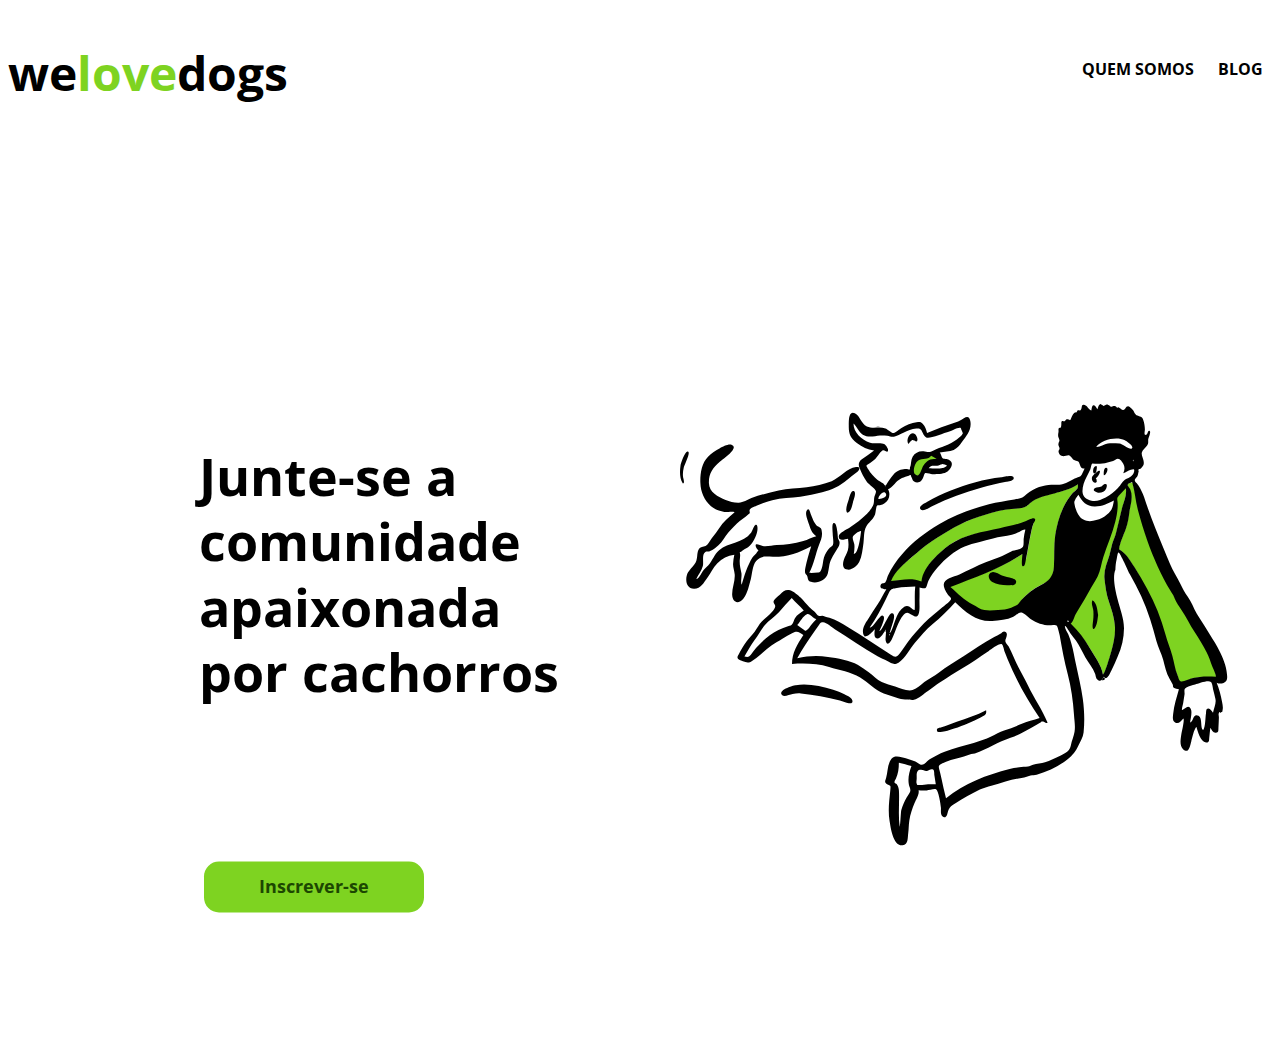
<file: 1-WeLoveDogs/index.html>
<!DOCTYPE html>
<html lang="pt-br">
<head>
    <meta charset="UTF-8">
    <meta name="viewport" content="width=device-width, initial-scale=1.0">
    <link rel="stylesheet" href="https://fonts.googleapis.com/css2?family=Open+Sans&display=swap">
    <link rel="stylesheet" href="https://fonts.googleapis.com/css2?family=Josefin+Sans&display=swap">
    <link rel="stylesheet" type="text/css" href="style.css" />
    <link rel="shortcut icon" type="image/jpg" href="dogs4.png"/>
    <title>Home</title>
</head>
<body>
    <div class =home>
    <header class=um>
        <a class=T href="http://127.0.0.1:5500/index.html"><h1 class = inin>we<span class="love">love</span>dogs</h1></a>
        <nav class=menu>
            <ul class=faixa>
                <li class=link1><a class = somos href="http://127.0.0.1:5500/quemsomos.html">QUEM SOMOS</a></li>
                <li class=link2><a class = blog href="http://127.0.0.1:5500/blog.html">BLOG</a></li>
                <li class=link3><a class=inscri href="http://127.0.0.1:5500/inscri%C3%A7%C3%A3o.html"><h1 class = in>INSCREVER</h1></a></li>
            </ul>
        </nav>
    </header>
    </div>
    <main class=meio>
        <p class=cara>
            Junte-se a comunidade apaixonada por cachorros
        </p>
        <figure class=figure1>
            <img src = "Figure1.svg"/>
        </figure>
        <a class=ult href="http://127.0.0.1:5500/inscri%C3%A7%C3%A3o.html"><h1 class = ult1>Inscrever-se</h1></a></li>
    </main>
    
</body>
</html>
</file>
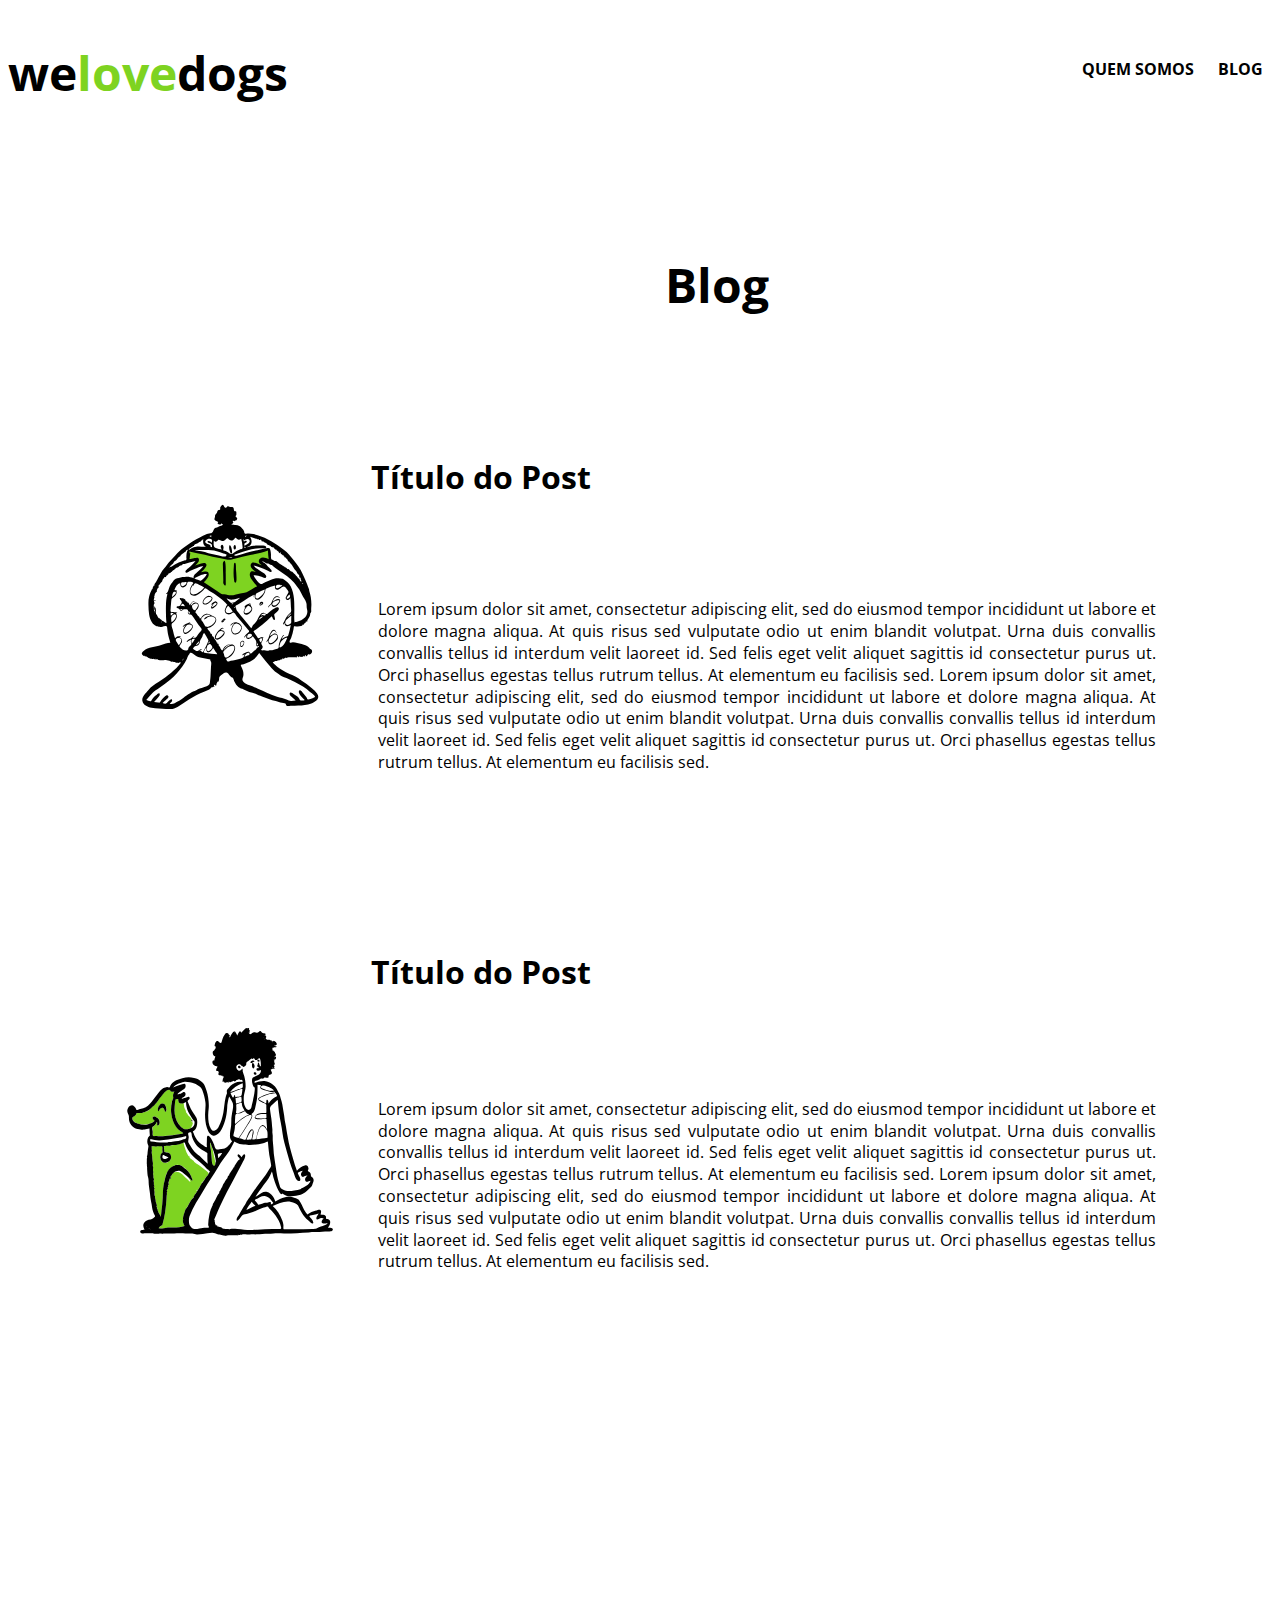
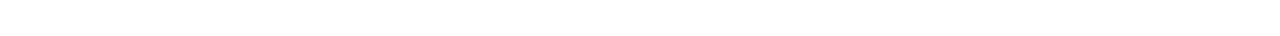
<file: 1-WeLoveDogs/blog.html>
<!DOCTYPE html>
<html lang="pt-br">
<head>
    <meta charset="UTF-8">
    <meta name="viewport" content="width=device-width, initial-scale=1.0">
    <link rel="stylesheet" href="https://fonts.googleapis.com/css2?family=Open+Sans&display=swap">
    <link rel="stylesheet" type="text/css" href="style3.css" />
    <link rel="shortcut icon" type="image/jpg" href="dogs4.png"/>
    <title>Blog</title>
</head>
<body>
    <div class =home>
        <header class=um>
            <a class=T href="http://127.0.0.1:5500/index.html"><h1 class = inin>we<span class="love">love</span>dogs</h1></a>
            <nav class=menu>
                <ul class=faixa>
                    <li class=link1><a class = somos href="http://127.0.0.1:5500/quemsomos.html">QUEM SOMOS</a></li>
                    <li class=link2><a class = blog href="http://127.0.0.1:5500/blog.html">BLOG</a></li>
                    <li class=link3><a class=inscri href="http://127.0.0.1:5500/inscri%C3%A7%C3%A3o.html"><h1 class = in>INSCREVER</h1></a></li>
                </ul>
            </nav>
        </header>
    </div>
    <h1 class=Blog>
        Blog
    </h1>
    <h2 class=Tit1>
        Título do Post
    </h2>
    <p class=top1>
        Lorem ipsum dolor sit amet, consectetur adipiscing elit, sed do eiusmod tempor incididunt ut labore et dolore magna aliqua. At quis risus sed vulputate odio ut enim blandit volutpat. Urna duis convallis convallis tellus id interdum velit laoreet id. Sed felis eget velit aliquet sagittis id consectetur purus ut. Orci phasellus egestas tellus rutrum tellus. At elementum eu facilisis sed. Lorem ipsum dolor sit amet, consectetur adipiscing elit, sed do eiusmod tempor incididunt ut labore et dolore magna aliqua. At quis risus sed vulputate odio ut enim blandit volutpat. Urna duis convallis convallis tellus id interdum velit laoreet id. Sed felis eget velit aliquet sagittis id consectetur purus ut. Orci phasellus egestas tellus rutrum tellus. At elementum eu facilisis sed. 
    </p>
    <figure class=mdelivro>
        <img src="Figure3.svg"/>
    </figure>
    <h2 class=Tit2>
        Título do Post
    </h2>
    <p class=top2>
        Lorem ipsum dolor sit amet, consectetur adipiscing elit, sed do eiusmod tempor incididunt ut labore et dolore magna aliqua. At quis risus sed vulputate odio ut enim blandit volutpat. Urna duis convallis convallis tellus id interdum velit laoreet id. Sed felis eget velit aliquet sagittis id consectetur purus ut. Orci phasellus egestas tellus rutrum tellus. At elementum eu facilisis sed. Lorem ipsum dolor sit amet, consectetur adipiscing elit, sed do eiusmod tempor incididunt ut labore et dolore magna aliqua. At quis risus sed vulputate odio ut enim blandit volutpat. Urna duis convallis convallis tellus id interdum velit laoreet id. Sed felis eget velit aliquet sagittis id consectetur purus ut. Orci phasellus egestas tellus rutrum tellus. At elementum eu facilisis sed. 
    </p>
    <figure class=mdedog>
        <img src="Figure4.svg"/>
    </figure>
</body>
</html>
</file>
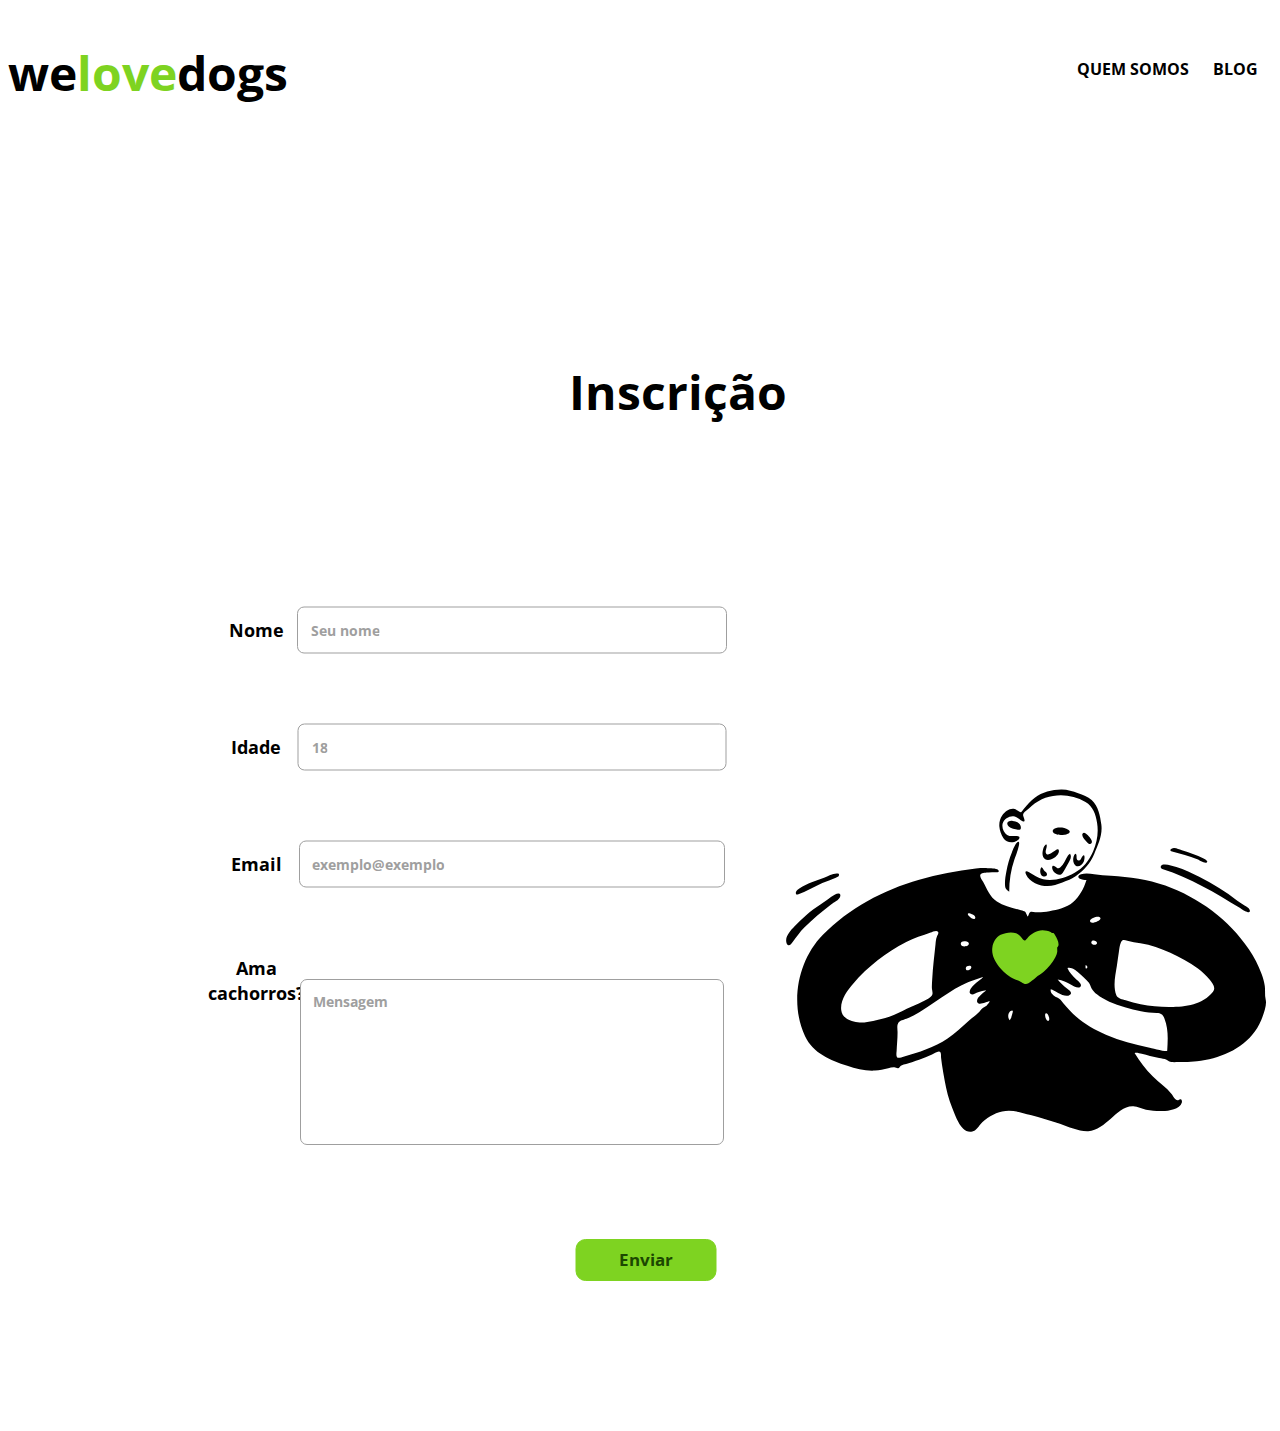
<file: 1-WeLoveDogs/inscrição.html>
<!DOCTYPE html>
<html lang="pt-br">
<head>
    <meta charset="UTF-8">
    <meta name="viewport" content="width=device-width, initial-scale=1.0">
    <link rel="stylesheet" href="https://fonts.googleapis.com/css2?family=Open+Sans&display=swap">
    <link rel="stylesheet" type="text/css" href="style1.css" />
    <link rel="shortcut icon" type="image/jpg" href="dogs4.png"/>
    <title>Inscrição</title>
</head>
<body>
    <div class =home>
        <header class=um>
            <a class=T href="http://127.0.0.1:5500/index.html"><h1 class = inin>we<span class="love">love</span>dogs</h1></a>
            <nav class=menu>
                <ul class=faixa>
                    <li class=link1><a class = somos href="http://127.0.0.1:5500/quemsomos.html">QUEM SOMOS</a></li>
                    <li class=link2><a class = blog href="http://127.0.0.1:5500/blog.html">BLOG</a></li>
                    <li class=link3><a class=inscri href="http://127.0.0.1:5500/inscri%C3%A7%C3%A3o.html"><h1 class = in>INSCREVER</h1></a></li>
                </ul>
            </nav>
        </header>
    </div>
    <h1 class=nome>
        Inscrição
    </h1>
    <form>
        <label class = name1 for="nome">Nome</label>
        <input type="text" class= name name="nome" placeholder="Seu nome"><br>

        <label class=idade1 for="idade">Idade</label>
        <input type="text" class=Idade name="Idade" placeholder="18"><br>

        <label class=email1 for="email">Email</label>
        <input type="email" class=email name="email" placeholder="exemplo@exemplo"><br>
        <label class=mensagem1 for="mensagem">Ama cachorros?</label><br>
        <div class=msn>
        <textarea class=mensagem name="mensagem" placeholder="Mensagem"></textarea><br>
        </div>
        <input class= bot type="submit" value="Enviar"/>
    </form>
    <figure class=heart>
        <img src="Figure5.svg"/>
    </figure>
</body>
</html>
</file>
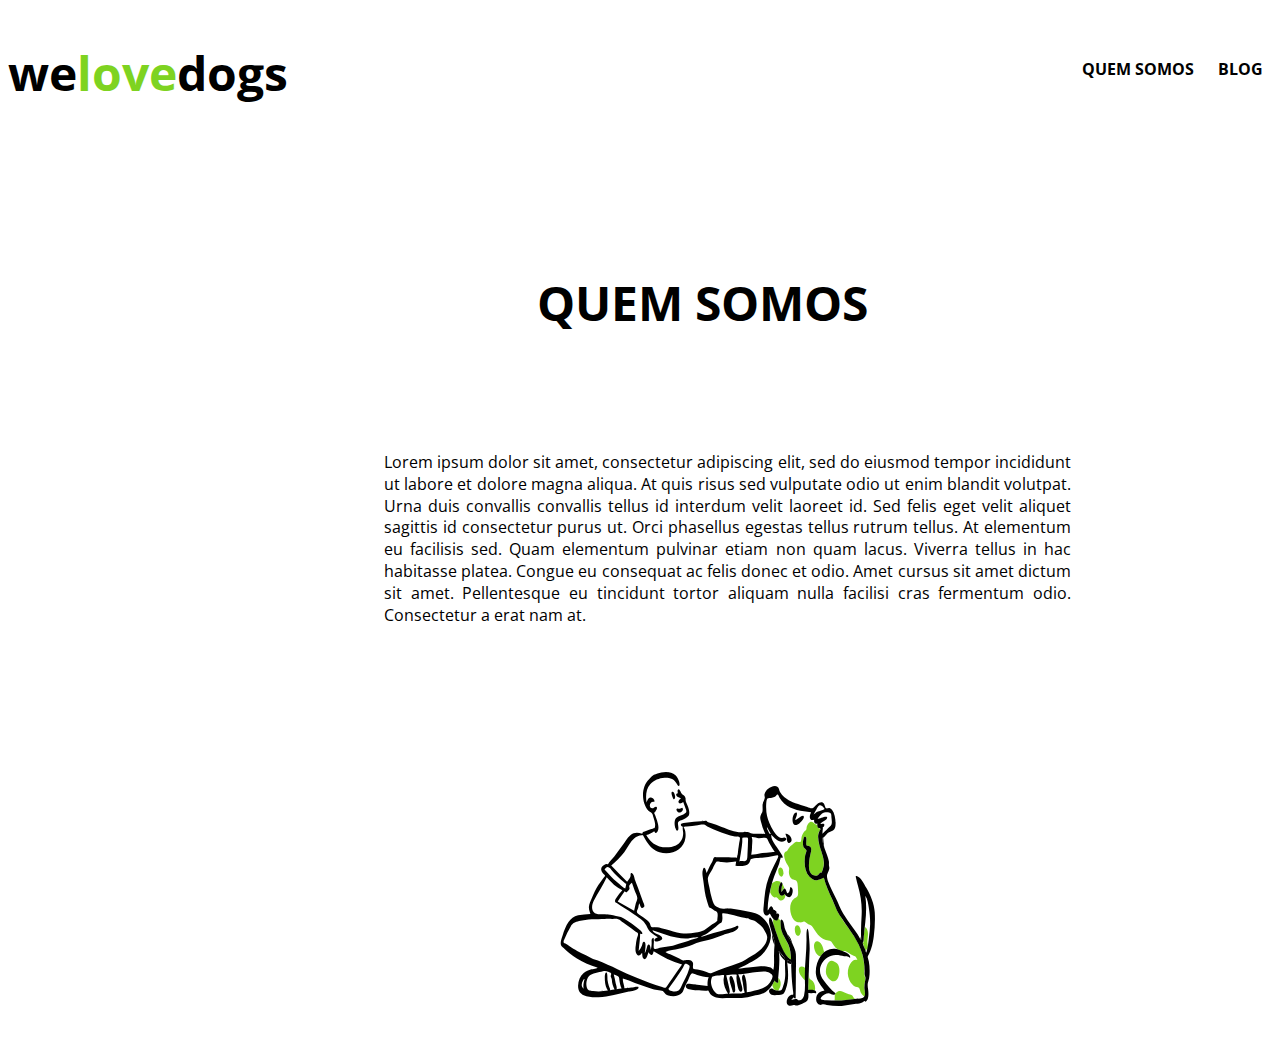
<file: 1-WeLoveDogs/quemsomos.html>
<!DOCTYPE html>
<html lang="pt-br">
<head>
    <meta charset="UTF-8">
    <meta name="viewport" content="width=device-width, initial-scale=1.0">
    <link rel="stylesheet" href="https://fonts.googleapis.com/css2?family=Open+Sans&display=swap">
    <link rel="stylesheet" type="text/css" href="style2.css" />
    <link rel="shortcut icon" type="image/jpg" href="dogs4.png"/>
    <title>Quem somos</title>
</head>
<body>
    <div class =home>
        <header class=um>
            <a class=T href="http://127.0.0.1:5500/index.html"><h1 class = inin>we<span class="love">love</span>dogs</h1></a>
            <nav class=menu>
                <ul class=faixa>
                    <li class=link1><a class = somos href="http://127.0.0.1:5500/quemsomos.html">QUEM SOMOS</a></li>
                    <li class=link2><a class = blog href="http://127.0.0.1:5500/blog.html">BLOG</a></li>
                    <li class=link3><a class=inscri href="http://127.0.0.1:5500/inscri%C3%A7%C3%A3o.html"><h1 class = in>INSCREVER</h1></a></li>
                </ul>
            </nav>
        </header>
    </div>
    <h1 class=Título>
        QUEM SOMOS
    </h1>
    <div class=para>
    <p class=latim>
        Lorem ipsum dolor sit amet, consectetur adipiscing elit, sed do eiusmod tempor incididunt ut labore et dolore magna aliqua. At quis risus sed vulputate odio ut enim blandit volutpat. Urna duis convallis convallis tellus id interdum velit laoreet id. Sed felis eget velit aliquet sagittis id consectetur purus ut. Orci phasellus egestas tellus rutrum tellus. At elementum eu facilisis sed.  Quam elementum pulvinar etiam non quam lacus. Viverra tellus in hac habitasse platea. Congue eu consequat ac felis donec et odio. Amet cursus sit amet dictum sit amet. Pellentesque eu tincidunt tortor aliquam nulla facilisi cras fermentum odio. Consectetur a erat nam at.
    </p>
    </div>
    <figure class = dog>
        <img src="Figure2.svg"/>
    </figure>
</body>
</html>
</file>
<file: 1-WeLoveDogs/style.css>
@charset "UTF-8";

body{
    width: 1440px;
    height: 1024px;
    top: 120px;
    gap: 0px;
    opacity: 0px;
    background: #FFFFFF;
}

div.home{
    width: 100%;
    height: 120px;
    gap: 0px;
    opacity: 0px;
    color: #FFFFFF;

}

header.um{
    width: 100%;
    height: 120px;
    gap: 0px;
    opacity: 0px;
    width:100%;
    display:flex;
    justify-content: space-between;
}

a.T{
    text-decoration: none;
}

h1.inin{
    width: 281px;
    height: 65px;
    top: 27px;
    left: 15px;
    gap: 0px;
    opacity: 0px;
    font-family: Open Sans;
    font-size: 48px;
    font-weight: 700;
    line-height: 65.37px;
    text-align: left;
    font-family: Open Sans;
    color: #000000;

}

span.love{
    font-family: Open Sans;
    font-size: 48px;
    font-weight: 700;
    line-height: 65.37px;
    text-align: left;
    color: #7ED321;
}

nav.menu{
   display: flex;
   align-items: center;
}


ul.faixa > li{
    display: inline-block;
    margin : 10px;
}    



a.somos{
    width: 112px;
    height: 22px;
    top: 49px;
    left: 1047px;
    gap: 0px;
    opacity: 0px;
    font-family: Open Sans;
    font-size: 16px;
    font-weight: 700;
    line-height: 21.79px;
    text-align: right;
    color: #000000;
    display: inline-block;
    text-decoration: none;
}

a.blog{
    width: 45px;
    height: 22px;
    top: 49px;
    left: 1194px;
    gap: 0px;
    opacity: 0px;
    font-family: Open Sans;
    font-size: 16px;
    font-weight: 700;
    line-height: 21.79px;
    text-align: right;
    color:#000000;
    display: inline-block;
    text-decoration: none;
}

a.inscri{
    width: 151px;
    height: 40px;
    font-family: Open Sans;
    font-size: 16px;
    font-weight: 700;
    line-height: 21.79px;
    background-color: rgba(126, 211, 33, 0.4);;
    display: block;
    text-align: center;
    border-radius: 15px;
}

li.link3{
    width: 151px;
    height: 40px;
}

h1.in{
    width: 87px;
    height: 22px;
    top: 49px;
    left: 1306px;
    gap: 0px;
    font-family: Open Sans;
    font-size: 16px;
    font-weight: 700;
    line-height: 21.79px;
    text-align: center;
    display: inline-block;
    color: #1C4701;

}

p.cara{
    position: absolute;
    top: 58%;
    left: 30%;
    transform: translate(-50%, -50%);
    opacity: 0px;
    width: 371px;
    font-family: Open Sans;
    font-size: 52px;
    font-weight: 700;
    line-height: 65.37px;
    text-align: left;
    color:#000000
}

figure.figure1{
    position: absolute;
    top: 70%;
    left: 75%;
    transform: translate(-50%, -50%);
}

a.ult{
    position: absolute;
    top: 98.5%;
    left: 24.5%;
    transform: translate(-50%, -50%);
    opacity: 0px;
    width: 220px;
    height: 51px;
    font-family: Open Sans;
    font-size: 16px;
    font-weight: 700;
    line-height: 21.79px;
    background-color: #7ED321;
    display: block;
    text-align: center;
    border-radius: 15px;
}

h1.ult1{
    gap: 0px;
    opacity: 0px;
    font-family: Open Sans;
    font-size: 18px;
    font-weight: 700;
    line-height: 24.51px;
    text-align: center;
    display: inline-block;
    color: #1C4701;

}
</file>
<file: 1-WeLoveDogs/style3.css>
@charset "UTF-8";

body{
    width: 1440px;
    height: 1024px;
    top: 120px;
    gap: 0px;
    opacity: 0px;
    background: #FFFFFF;
}

div.home{
    width: 100%;
    height: 120px;
    gap: 0px;
    opacity: 0px;
    color: #FFFFFF;

}

header.um{
    width: 100%;
    height: 120px;
    gap: 0px;
    opacity: 0px;
    width:100%;
    display:flex;
    justify-content: space-between;
}

a.T{
    text-decoration: none;
}

h1.inin{
    width: 281px;
    height: 65px;
    top: 27px;
    left: 15px;
    gap: 0px;
    opacity: 0px;
    font-family: Open Sans;
    font-size: 48px;
    font-weight: 700;
    line-height: 65.37px;
    text-align: left;
    font-family: Open Sans;
    color: #000000;

}

span.love{
    font-family: Open Sans;
    font-size: 48px;
    font-weight: 700;
    line-height: 65.37px;
    text-align: left;
    color: #7ED321;
}

nav.menu{
   display: flex;
   align-items: center;
}


ul.faixa > li{
    display: inline-block;
    margin : 10px;
}    



a.somos{
    width: 112px;
    height: 22px;
    top: 49px;
    left: 1047px;
    gap: 0px;
    opacity: 0px;
    font-family: Open Sans;
    font-size: 16px;
    font-weight: 700;
    line-height: 21.79px;
    text-align: right;
    color: #000000;
    display: inline-block;
    text-decoration: none;
}

a.blog{
    width: 45px;
    height: 22px;
    top: 49px;
    left: 1194px;
    gap: 0px;
    opacity: 0px;
    font-family: Open Sans;
    font-size: 16px;
    font-weight: 700;
    line-height: 21.79px;
    text-align: right;
    color:#000000;
    display: inline-block;
    text-decoration: none;
}

a.inscri{
    width: 151px;
    height: 40px;
    font-family: Open Sans;
    font-size: 16px;
    font-weight: 700;
    line-height: 21.79px;
    background-color: rgba(126, 211, 33, 0.4);;
    display: block;
    text-align: center;
    border-radius: 15px;
}

li.link3{
    width: 151px;
    height: 40px;
}

h1.in{
    width: 87px;
    height: 22px;
    top: 49px;
    left: 1306px;
    gap: 0px;
    font-family: Open Sans;
    font-size: 16px;
    font-weight: 700;
    line-height: 21.79px;
    text-align: center;
    display: inline-block;
    color: #1C4701;

}

h1.Blog{
    width: 334px;
    height: 65px;
    top: 150px;
    left: 553px;
    gap: 0px;
    opacity: 0px;
    font-family: Open Sans;
    font-size: 48px;
    font-weight: 700;
    line-height: 65.37px;
    text-align: left;
    color:#000000;
    position: absolute;
    top: 28%;
    left: 65%;
    transform: translate(-50%, -50%);
}

h2.Tit1{

    width: 220px;
    height: 44px;
    gap: 0px;
    opacity: 0px;
    font-family: Open Sans;
    font-size: 32px;
    font-weight: 700;
    line-height: 43.58px;
    text-align: left;
    display: flex;
    justify-content: center;
    align-items: center;
    height: 100%;
    position: absolute;
    top: 0.01%;
    left: 29%;
    color:#000000;
}

p.top1{
    width: 778px;
    height: 185px;
    gap: 0px;
    opacity: 0px;
    font-family: Open Sans;
    font-size: 16px;
    font-weight: 400;
    line-height: 21.79px;
    text-align: justify;
    color:#000000;
    display: flex;
    justify-content: center;
    align-items: center;
    height: 100%;
    position: absolute;
    top: 24.5%;
    left: 29.5%;
}

figure.mdelivro{
    width: 304px;
    height: 228px;
    top: 9px;
    gap: 0px;
    opacity: 0px;
    position: absolute;
    top: 53%;
    left: 3%;
}

h2.Tit2{
    width: 220px;
    height: 44px;
    gap: 0px;
    opacity: 0px;
    font-family: Open Sans;
    font-size: 32px;
    font-weight: 700;
    line-height: 43.58px;
    text-align: left;
    display: flex;
    justify-content: center;
    align-items: center;
    height: 100%;
    position: absolute;
    top: 55%;
    left: 29%;
}

p.top2{
    width: 778px;
    height: 188px;
    gap: 0px;
    opacity: 0px;
    font-family: Open Sans;
    font-size: 16px;
    font-weight: 400;
    line-height: 21.79px;
    text-align: justify;
    color:#000000;
    display: flex;
    justify-content: center;
    align-items: center;
    height: 100%;
    position: absolute;
    top: 80%;
    left: 29.5%;
}

figure.mdedog{
    width: 304px;
    height: 228px;
    gap: 0px;
    opacity: 0px;
    display: flex;
    justify-content: center;
    align-items: center;
    height: 100%;
    position: absolute;
    top: 74%;
    left: 3%;

}
</file>
<file: 1-WeLoveDogs/style1.css>
@charset "UTF-8";

body{
    width: 1435px;
    height: 1024px;
    top: 120px;
    gap: 0px;
    opacity: 0px;
    background: #FFFFFF;
}

div.home{
    width: 100%;
    height: 120px;
    gap: 0px;
    opacity: 0px;
    color: #FFFFFF;

}

header.um{
    width: 100%;
    height: 120px;
    gap: 0px;
    opacity: 0px;
    width:100%;
    display:flex;
    justify-content: space-between;
}

a.T{
    text-decoration: none;
}

h1.inin{
    width: 281px;
    height: 65px;
    top: 27px;
    left: 15px;
    gap: 0px;
    opacity: 0px;
    font-family: Open Sans;
    font-size: 48px;
    font-weight: 700;
    line-height: 65.37px;
    text-align: left;
    font-family: Open Sans;
    color: #000000;

}

span.love{
    font-family: Open Sans;
    font-size: 48px;
    font-weight: 700;
    line-height: 65.37px;
    text-align: left;
    color: #7ED321;
}

nav.menu{
   display: flex;
   align-items: center;
}


ul.faixa > li{
    display: inline-block;
    margin : 10px;
}    



a.somos{
    width: 112px;
    height: 22px;
    top: 49px;
    left: 1047px;
    gap: 0px;
    opacity: 0px;
    font-family: Open Sans;
    font-size: 16px;
    font-weight: 700;
    line-height: 21.79px;
    text-align: right;
    color: #000000;
    display: inline-block;
    text-decoration: none;
}

a.blog{
    width: 45px;
    height: 22px;
    top: 49px;
    left: 1194px;
    gap: 0px;
    opacity: 0px;
    font-family: Open Sans;
    font-size: 16px;
    font-weight: 700;
    line-height: 21.79px;
    text-align: right;
    color:#000000;
    display: inline-block;
    text-decoration: none;
}

a.inscri{
    width: 151px;
    height: 40px;
    font-family: Open Sans;
    font-size: 16px;
    font-weight: 700;
    line-height: 21.79px;
    background-color: rgba(126, 211, 33, 0.4);;
    display: block;
    text-align: center;
    border-radius: 15px;
}

li.link3{
    width: 151px;
    height: 40px;
}

h1.in{
    width: 87px;
    height: 22px;
    top: 49px;
    left: 1306px;
    gap: 0px;
    font-family: Open Sans;
    font-size: 16px;
    font-weight: 700;
    line-height: 21.79px;
    text-align: center;
    display: inline-block;
    color: #1C4701;
}

h1.nome{
    width: 216px;
    height: 65px;
    top: 181px;
    left: 612px;
    gap: 0px;
    opacity: 0px;
    font-family: Open Sans;
    font-size: 48px;
    font-weight: 700;
    line-height: 65.37px;
    text-align: center;
    color:#000000;
    display: flex;
    justify-content: center;
    align-items: center;
    height: 100%;
    position: absolute;
    top: 40%;
    left: 53%;
    transform: translate(-50%, -50%);

}


label.name1{
    width: 124px;
    height: 50px;
    top: 283px;
    left: 159px;
    gap: 0px;
    opacity: 0px;
    font-family: Open Sans;
    font-size: 18px;
    font-weight: 700;
    line-height: 24.51px;
    text-align: center;
    color:#000000;
    display: flex;
    justify-content: center;
    align-items: center;
    height: 100%;
    position: absolute;
    top: 70%;
    left: 20%;
    transform: translate(-50%, -50%);

}

label.idade1{
    width: 124px;
    height: 50px;
    top: 346px;
    left: 160px;
    gap: 0px;
    opacity: 0px;
    font-family: Open Sans;
    font-size: 18px;
    font-weight: 700;
    line-height: 24.51px;
    text-align: center;
    color:#000000;
    display: flex;
    justify-content: center;
    align-items: center;
    height: 100%;
    position: absolute;
    top: 83%;
    left: 20%;
    transform: translate(-50%, -50%);

}

label.email1{
    width: 124px;
    height: 50px;
    top: 409px;
    left: 159px;
    gap: 0px;
    opacity: 0px;
    font-family: Open Sans;
    font-size: 18px;
    font-weight: 700;
    line-height: 24.51px;
    text-align: center;
    color:#000000;
    display: flex;
    justify-content: center;
    align-items: center;
    height: 100%;
    position: absolute;
    top: 96%;
    left: 20%;
    transform: translate(-50%, -50%);

}

label.mensagem1{
    width: 124px;
    height: 50px;
    top: 472px;
    left: 160px;
    gap: 0px;
    opacity: 0px;
    font-family: Open Sans;
    font-size: 18px;
    font-weight: 700;
    line-height: 24.51px;
    text-align: center;
    color:#000000;
    display: flex;
    justify-content: center;
    align-items: center;
    height: 100%;
    position: absolute;
    top: 109%;
    left: 20%;
    transform: translate(-50%, -50%);
}

input.name{
    width: 424px;
    height: 43px;
    top: 283px;
    left: 297px;
    gap: 0px;
    border-radius: 7px 7px 7px 7px;
    border: 1px 0px 0px 0px;
    opacity: 0px;
    background-color: #FFFFFF;
    border: 1px solid;
    border-color:  #9F9F9F;
    display: flex;
    justify-content: center;
    align-items: center;
    position: absolute;
    top: 70%;
    left: 40%;
    transform: translate(-50%, -50%);
}

input.name::placeholder{
    width: 69px;
    height: 19px;
    top: 295px;
    left: 310px;
    gap: 0px;
    opacity: 0px;
    font-family: Open Sans;
    font-size: 14px;
    font-weight: 700;
    line-height: 19.07px;
    text-align: center;
    color: #9F9F9F;
    display: flex;
    justify-content: center;
    align-items: center;
    position: absolute;
    top: 50%;
    left: 11%;
    transform: translate(-50%, -50%);
    
}

input.Idade{
    width: 423px;
    height: 43px;
    top: 346px;
    left: 298px;
    gap: 0px;
    border-radius: 7px 7px 7px 7px;
    border: 1px 0px 0px 0px;
    opacity: 0px;
    background-color: #FFFFFF;
    border: 1px solid;
    border-color:  #9F9F9F;
    display: flex;
    justify-content: center;
    align-items: center;
    position: absolute;
    top: 83%;
    left: 40%;
    transform: translate(-50%, -50%);
}

input.Idade::placeholder{
    width: 16px;
    height: 19px;
    top: 358px;
    left: 311px;
    gap: 0px;
    opacity: 0px;
    font-family: Open Sans;
    font-size: 14px;
    font-weight: 700;
    line-height: 19.07px;
    text-align: left;
    color: #9F9F9F;
    display: flex;
    justify-content: center;
    align-items: center;
    position: absolute;
    top: 50%;
    left: 5%;
    transform: translate(-50%, -50%);
    
}

input.email{
    width: 420px;
    height: 43px;
    top: 409px;
    left: 297px;
    gap: 0px;
    border-radius: 7px 7px 7px 7px;
    border: 1px 0px 0px 0px;
    opacity: 0px;
    background-color: #FFFFFF;
    border: 1px solid;
    border-color:  #9F9F9F;
    display: flex;
    justify-content: center;
    align-items: center;
    position: absolute;
    top: 96%;
    left: 40%;
    transform: translate(-50%, -50%);
}

input.email::placeholder{
    width: 133px;
    height: 19px;
    top: 421px;
    left: 310px;
    gap: 0px;
    opacity: 0px;
    font-family: Open Sans;
    font-size: 14px;
    font-weight: 700;
    line-height: 19.07px;
    text-align: left;
    color:#9F9F9F;
    display: flex;
    justify-content: center;
    align-items: center;
    position: absolute;
    top: 50%;
    left: 18.5%;
    transform: translate(-50%, -50%);
}


div.msn{
    display: flex;
    justify-content: center;
    align-items: center;
    position: absolute;
    top: 118%;
    left: 40%;
    transform: translate(-50%, -50%);
}

textarea.mensagem{
    width: 418px;
    height: 160px;
    top: 472px;
    left: 298px;
    gap: 0px;
    border-radius: 7px 7px 7px 7px;
    border: 1px 0px 0px 0px;
    opacity: 0px;
    background-color: #FFFFFF;
    border: 1px solid;
    border-color:  #9F9F9F;
    resize: none;
}

textarea.mensagem::placeholder{
    width: 77px;
    height: 19px;
    top: 484px;
    left: 311px;
    gap: 0px;
    opacity: 0px;
    font-family: Open Sans;
    font-size: 14px;
    font-weight: 700;
    line-height: 19.07px;
    text-align: left;
    color: #9F9F9F;
    display: flex;
    justify-content: center;
    align-items: center;
    position: absolute;
    top: 13%;
    left: 12%;
    transform: translate(-50%, -50%);

}
input.bot{
    width: 141px;
    height: 42px;
    top: 652px;
    left: 574px;
    gap: 0px;
    border-radius: 10px 10px 10px 10px;
    opacity: 0px;
    background-color: #7ED321;
    border: 1px solid;
    border-color: #7ED321;
    display: flex;
    justify-content: center;
    align-items: center;
    position: absolute;
    top: 140%;
    left: 50.5%;
    transform: translate(-50%, -50%);
    cursor:pointer;
}

input[type="submit"][value="Enviar"] {
    font-family: Open Sans;
    font-style: bold;
    font-size: 17px;
    font-weight: 700;
    line-height: 21.79px;
    text-align: center;
    color: #1C4701;
    gap: 0px;
    opacity: 0px;
}

figure.heart{
    width: 582px;
    height: 436px;
    top: 270px;
    left: 717px;
    gap: 0px;
    opacity: 0px;
    display: flex;
    justify-content: center;
    align-items: center;
    position: absolute;
    top: 105%;
    left: 77%;
    transform: translate(-50%, -50%);
}
</file>
<file: 1-WeLoveDogs/style2.css>
@charset "UTF-8";

body{
    width: 1440px;
    height: 1024px;
    top: 120px;
    gap: 0px;
    opacity: 0px;
    background: #FFFFFF;
}

div.home{
    width: 100%;
    height: 120px;
    gap: 0px;
    opacity: 0px;
    color: #FFFFFF;

}

header.um{
    width: 100%;
    height: 120px;
    gap: 0px;
    opacity: 0px;
    width:100%;
    display:flex;
    justify-content: space-between;
}

a.T{
    text-decoration: none;
}

h1.inin{
    width: 281px;
    height: 65px;
    top: 27px;
    left: 15px;
    gap: 0px;
    opacity: 0px;
    font-family: Open Sans;
    font-size: 48px;
    font-weight: 700;
    line-height: 65.37px;
    text-align: left;
    font-family: Open Sans;
    color: #000000;

}

span.love{
    font-family: Open Sans;
    font-size: 48px;
    font-weight: 700;
    line-height: 65.37px;
    text-align: left;
    color: #7ED321;
}

nav.menu{
   display: flex;
   align-items: center;
}


ul.faixa > li{
    display: inline-block;
    margin : 10px;
}    



a.somos{
    width: 112px;
    height: 22px;
    top: 49px;
    left: 1047px;
    gap: 0px;
    opacity: 0px;
    font-family: Open Sans;
    font-size: 16px;
    font-weight: 700;
    line-height: 21.79px;
    text-align: right;
    color: #000000;
    display: inline-block;
    text-decoration: none;
}

a.blog{
    width: 45px;
    height: 22px;
    top: 49px;
    left: 1194px;
    gap: 0px;
    opacity: 0px;
    font-family: Open Sans;
    font-size: 16px;
    font-weight: 700;
    line-height: 21.79px;
    text-align: right;
    color:#000000;
    display: inline-block;
    text-decoration: none;
}

a.inscri{
    width: 151px;
    height: 40px;
    font-family: Open Sans;
    font-size: 16px;
    font-weight: 700;
    line-height: 21.79px;
    background-color: rgba(126, 211, 33, 0.4);;
    display: block;
    text-align: center;
    border-radius: 15px;
}

li.link3{
    width: 151px;
    height: 40px;
}

h1.in{
    width: 87px;
    height: 22px;
    top: 49px;
    left: 1306px;
    gap: 0px;
    font-family: Open Sans;
    font-size: 16px;
    font-weight: 700;
    line-height: 21.79px;
    text-align: center;
    display: inline-block;
    color: #1C4701;

}

h1.Título{
    width: 334px;
    height: 65px;
    top: 150px;
    left: 553px;
    gap: 0px;
    opacity: 0px;
    font-family: Open Sans;
    font-size: 48px;
    font-weight: 700;
    line-height: 65.37px;
    text-align: left;
    color:#000000;
    position: absolute;
    top: 30%;
    left: 55%;
    transform: translate(-50%, -50%);

}

div.para{
    display: flex;
    justify-content: center;
    align-items: center;
    height: 100%;
    position: absolute;
    top: 10%;
    left: 30%;
}

p.latim{
    width: 687px;
    height: 176px;
    gap: 0px;
    opacity: 0px;
    font-family: Open Sans;
    font-size: 16px;
    font-weight: 400;
    line-height: 21.79px;
    text-align: justify;

}

figure.dog{
    width: 354px;
    height: 266px;
    top: 419px;
    left: 543px;
    gap: 0px;
    opacity: 0px;
    position: absolute;
    top: 97%;
    left: 53%;
    transform: translate(-50%, -50%);

}
</file>
